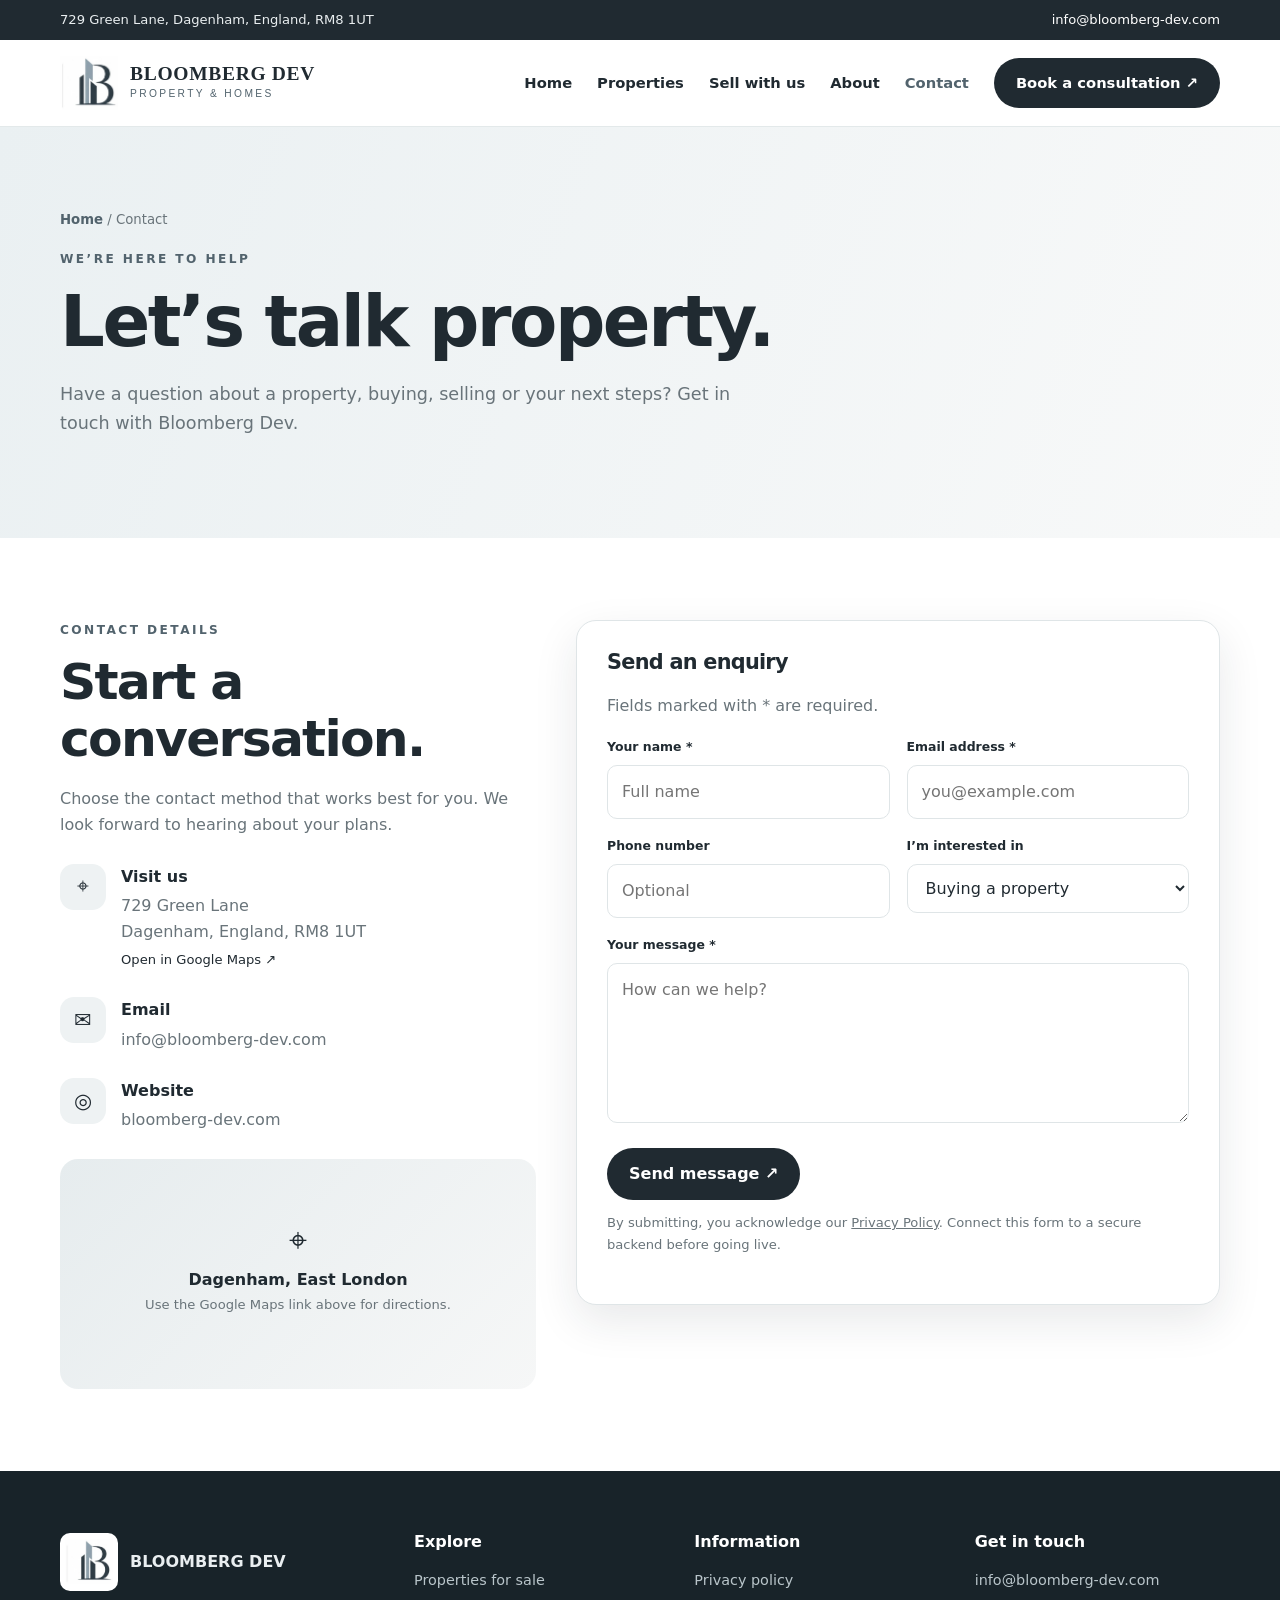
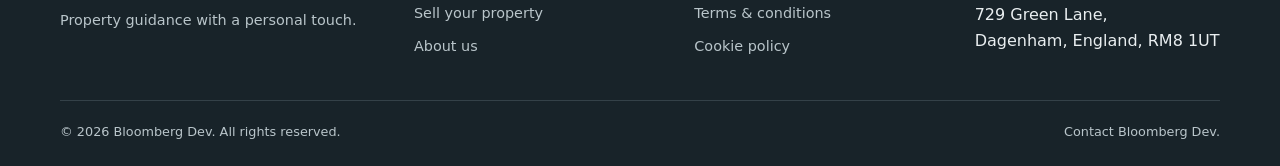
<file: contact.html>
<!doctype html><html lang="en-GB"><head><meta charset="utf-8"><meta name="viewport" content="width=device-width, initial-scale=1"><meta name="description" content="Contact Bloomberg Dev about buying or selling property. Based at 729 Green Lane, Dagenham, England, RM8 1UT."><title>Contact Us | Bloomberg Dev</title><link rel="stylesheet" href="assets/site.css"></head><body><div class="topbar"><div class="container"><span>729 Green Lane, Dagenham, England, RM8 1UT</span><span><a href="mailto:info@bloomberg-dev.com">info@bloomberg-dev.com</a></span></div></div><header class="site-header"><nav class="container nav"><a class="brand" href="index.html"><img src="assets/logo.png" alt="Bloomberg Dev logo"><span class="brand-name">BLOOMBERG DEV<small>PROPERTY & HOMES</small></span></a><button class="menu-toggle" aria-label="Toggle navigation" aria-expanded="false">☰</button><div class="nav-links"><a href="index.html">Home</a><a href="properties.html">Properties</a><a href="sell.html">Sell with us</a><a href="about.html">About</a><a class="active" href="contact.html">Contact</a><a class="btn" href="contact.html">Book a consultation ↗</a></div></nav></header><main><section class="page-hero"><div class="container"><div class="breadcrumbs"><a href="index.html">Home</a> / Contact</div><p class="eyebrow">We’re here to help</p><h1>Let’s talk property.</h1><p class="lead">Have a question about a property, buying, selling or your next steps? Get in touch with Bloomberg Dev.</p></div></section><section class="section"><div class="container contact-layout"><div><p class="eyebrow">Contact details</p><h2>Start a conversation.</h2><p>Choose the contact method that works best for you. We look forward to hearing about your plans.</p><div class="contact-item"><div class="service-icon">⌖</div><div><strong>Visit us</strong><p>729 Green Lane<br>Dagenham, England, RM8 1UT</p><a class="small" href="https://www.google.com/maps/search/?api=1&query=729+Green+Lane+Dagenham+RM8+1UT" target="_blank" rel="noopener">Open in Google Maps ↗</a></div></div><div class="contact-item"><div class="service-icon">✉</div><div><strong>Email</strong><p><a href="mailto:info@bloomberg-dev.com">info@bloomberg-dev.com</a></p></div></div><div class="contact-item"><div class="service-icon">◎</div><div><strong>Website</strong><p><a href="https://bloomberg-dev.com">bloomberg-dev.com</a></p></div></div><div class="map-panel"><div><span>⌖</span><strong>Dagenham, East London</strong><p class="small">Use the Google Maps link above for directions.</p></div></div></div><form class="form-card" data-demo-form><h3>Send an enquiry</h3><p>Fields marked with * are required.</p><div class="form-grid"><div class="field"><label for="name">Your name *</label><input id="name" name="name" required autocomplete="name" placeholder="Full name"></div><div class="field"><label for="email">Email address *</label><input id="email" name="email" type="email" required autocomplete="email" placeholder="you@example.com"></div><div class="field"><label for="phone">Phone number</label><input id="phone" name="phone" type="tel" autocomplete="tel" placeholder="Optional"></div><div class="field"><label for="topic">I’m interested in</label><select id="topic" name="topic"><option>Buying a property</option><option>Selling a property</option><option>Property valuation</option><option>General enquiry</option></select></div><div class="field full"><label for="message">Your message *</label><textarea id="message" name="message" rows="5" required placeholder="How can we help?"></textarea></div><div class="field full"><button class="btn" type="submit">Send message ↗</button><p class="form-message small" aria-live="polite" style="margin:12px 0 0"></p><p class="small">By submitting, you acknowledge our <a href="privacy.html"><u>Privacy Policy</u></a>. Connect this form to a secure backend before going live.</p></div></div></form></div></section></main><footer class="site-footer"><div class="container"><div class="footer-grid"><div><div class="footer-brand"><img src="assets/logo.png" alt="Bloomberg Dev logo"><strong>BLOOMBERG DEV</strong></div><p>Property guidance with a personal touch.</p></div><div><h3>Explore</h3><div class="footer-links"><a href="properties.html">Properties for sale</a><a href="sell.html">Sell your property</a><a href="about.html">About us</a></div></div><div><h3>Information</h3><div class="footer-links"><a href="privacy.html">Privacy policy</a><a href="terms.html">Terms & conditions</a><a href="cookies.html">Cookie policy</a></div></div><div><h3>Get in touch</h3><div class="footer-links"><a href="mailto:info@bloomberg-dev.com">info@bloomberg-dev.com</a><span>729 Green Lane,<br>Dagenham, England, RM8 1UT</span></div></div></div><div class="footer-bottom"><span>© 2026 Bloomberg Dev. All rights reserved.</span><span>Contact Bloomberg Dev.</span></div></div></footer><script>const params=new URLSearchParams(location.search);const prop=params.get('property');if(prop){const m=document.querySelector('#message');if(m)m.value='I would like to enquire about '+prop+'.';}</script><script src="assets/site.js"></script></body></html>
</file>
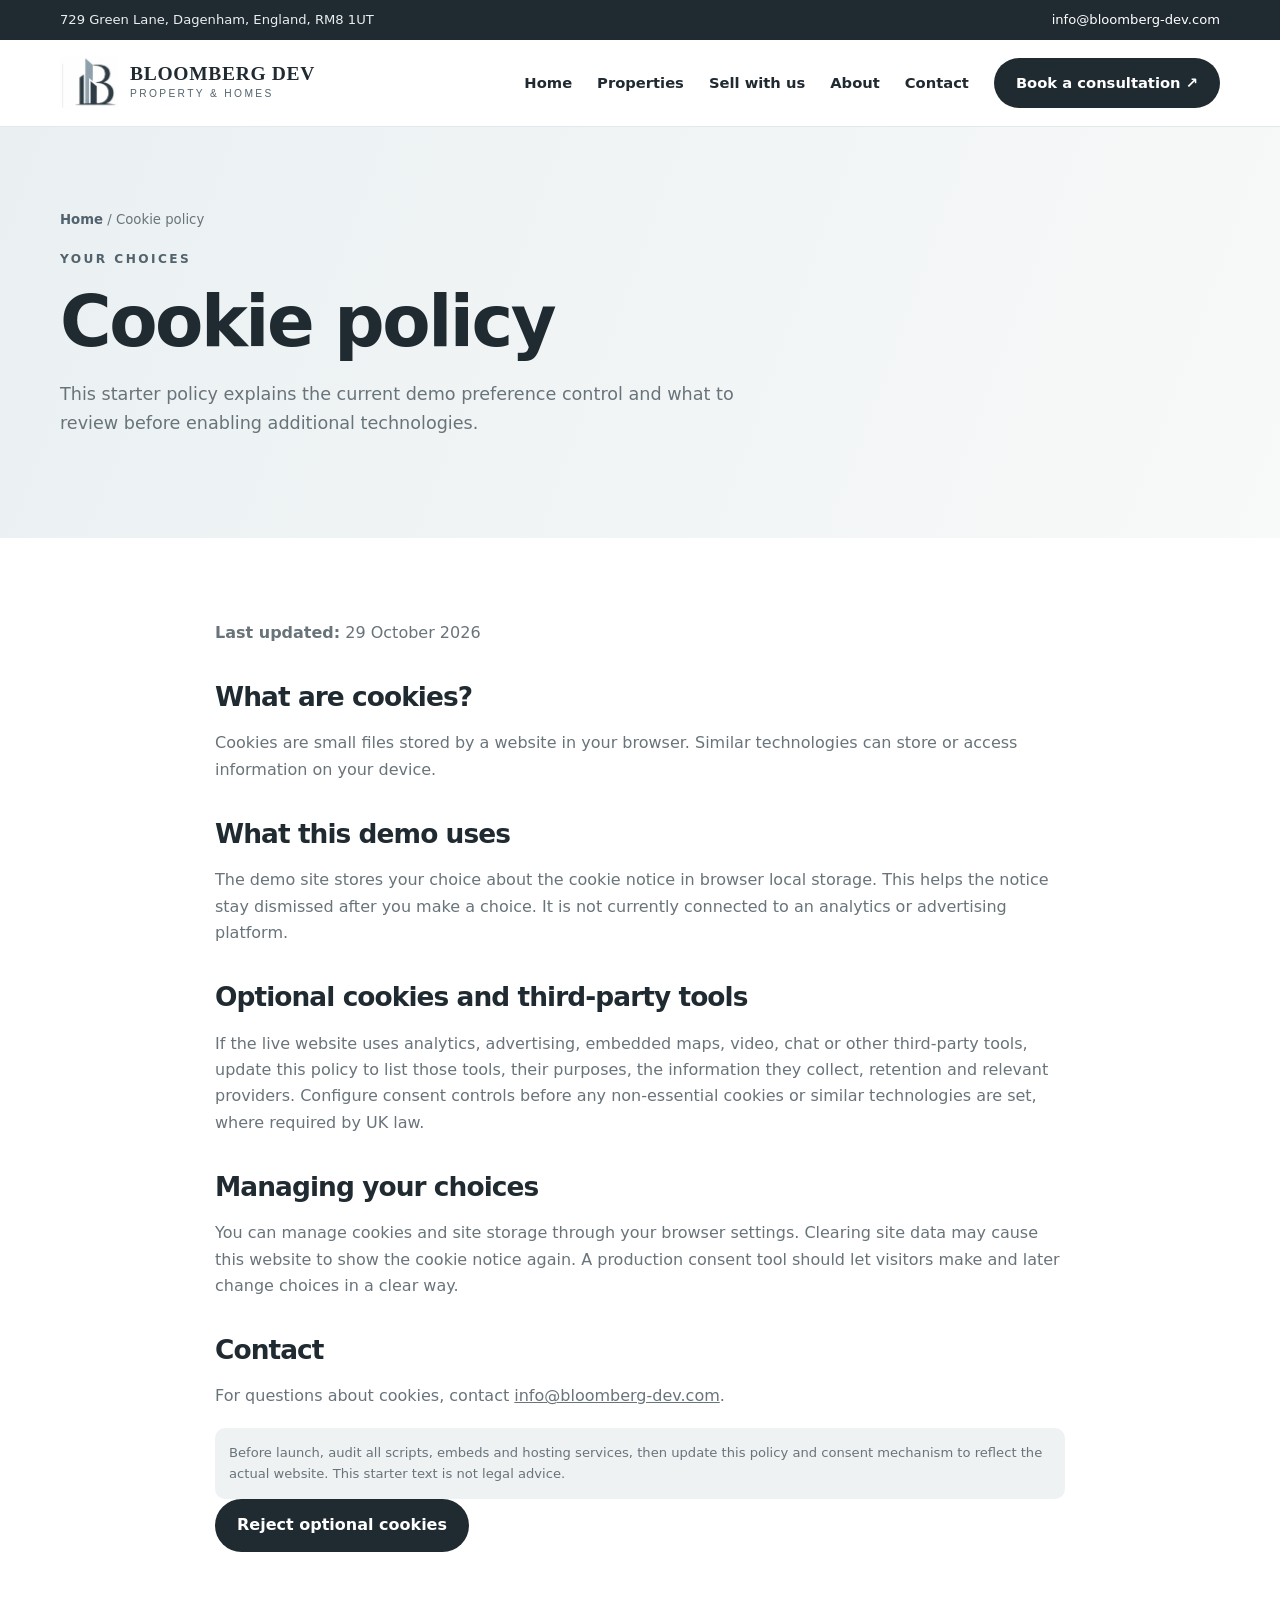
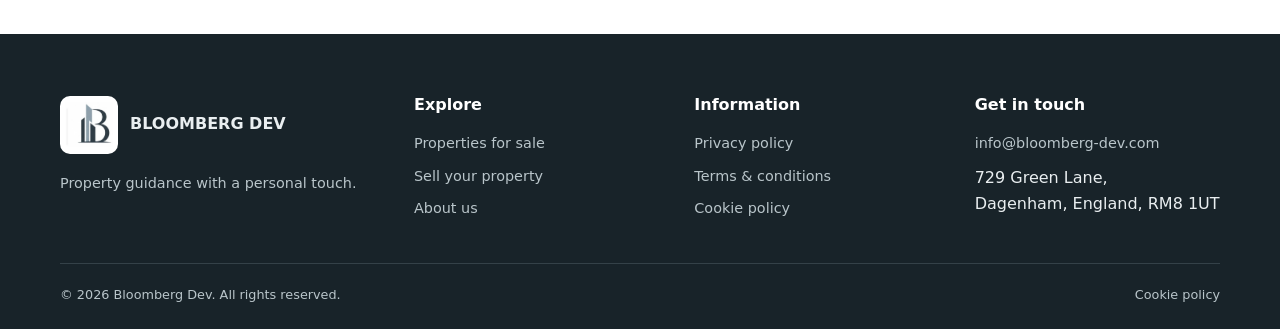
<file: cookies.html>
<!doctype html><html lang="en-GB"><head><meta charset="utf-8"><meta name="viewport" content="width=device-width, initial-scale=1"><meta name="description" content="Cookie policy for the Bloomberg Dev website."><title>Cookie Policy | Bloomberg Dev</title><link rel="stylesheet" href="assets/site.css"></head><body><div class="topbar"><div class="container"><span>729 Green Lane, Dagenham, England, RM8 1UT</span><span><a href="mailto:info@bloomberg-dev.com">info@bloomberg-dev.com</a></span></div></div><header class="site-header"><nav class="container nav"><a class="brand" href="index.html"><img src="assets/logo.png" alt="Bloomberg Dev logo"><span class="brand-name">BLOOMBERG DEV<small>PROPERTY & HOMES</small></span></a><button class="menu-toggle" aria-label="Toggle navigation" aria-expanded="false">☰</button><div class="nav-links"><a href="index.html">Home</a><a href="properties.html">Properties</a><a href="sell.html">Sell with us</a><a href="about.html">About</a><a href="contact.html">Contact</a><a class="btn" href="contact.html">Book a consultation ↗</a></div></nav></header><main><section class="page-hero"><div class="container"><div class="breadcrumbs"><a href="index.html">Home</a> / Cookie policy</div><p class="eyebrow">Your choices</p><h1>Cookie policy</h1><p class="lead">This starter policy explains the current demo preference control and what to review before enabling additional technologies.</p></div></section><section class="section"><article class="container content-narrow"><p><strong>Last updated:</strong> 29 October 2026</p><h2>What are cookies?</h2><p>Cookies are small files stored by a website in your browser. Similar technologies can store or access information on your device.</p><h2>What this demo uses</h2><p>The demo site stores your choice about the cookie notice in browser local storage. This helps the notice stay dismissed after you make a choice. It is not currently connected to an analytics or advertising platform.</p><h2>Optional cookies and third-party tools</h2><p>If the live website uses analytics, advertising, embedded maps, video, chat or other third-party tools, update this policy to list those tools, their purposes, the information they collect, retention and relevant providers. Configure consent controls before any non-essential cookies or similar technologies are set, where required by UK law.</p><h2>Managing your choices</h2><p>You can manage cookies and site storage through your browser settings. Clearing site data may cause this website to show the cookie notice again. A production consent tool should let visitors make and later change choices in a clear way.</p><h2>Contact</h2><p>For questions about cookies, contact <a href="mailto:info@bloomberg-dev.com"><u>info@bloomberg-dev.com</u></a>.</p><div class="notice">Before launch, audit all scripts, embeds and hosting services, then update this policy and consent mechanism to reflect the actual website. This starter text is not legal advice.</div><button class="btn" data-cookie-choice="rejected" onclick="alert('Your optional-cookie choice has been saved in this browser for the demo site.')">Reject optional cookies</button></article></section></main><footer class="site-footer"><div class="container"><div class="footer-grid"><div><div class="footer-brand"><img src="assets/logo.png" alt="Bloomberg Dev logo"><strong>BLOOMBERG DEV</strong></div><p>Property guidance with a personal touch.</p></div><div><h3>Explore</h3><div class="footer-links"><a href="properties.html">Properties for sale</a><a href="sell.html">Sell your property</a><a href="about.html">About us</a></div></div><div><h3>Information</h3><div class="footer-links"><a href="privacy.html">Privacy policy</a><a href="terms.html">Terms & conditions</a><a href="cookies.html">Cookie policy</a></div></div><div><h3>Get in touch</h3><div class="footer-links"><a href="mailto:info@bloomberg-dev.com">info@bloomberg-dev.com</a><span>729 Green Lane,<br>Dagenham, England, RM8 1UT</span></div></div></div><div class="footer-bottom"><span>© 2026 Bloomberg Dev. All rights reserved.</span><span>Cookie policy</span></div></div></footer><script src="assets/site.js"></script></body></html>
</file>
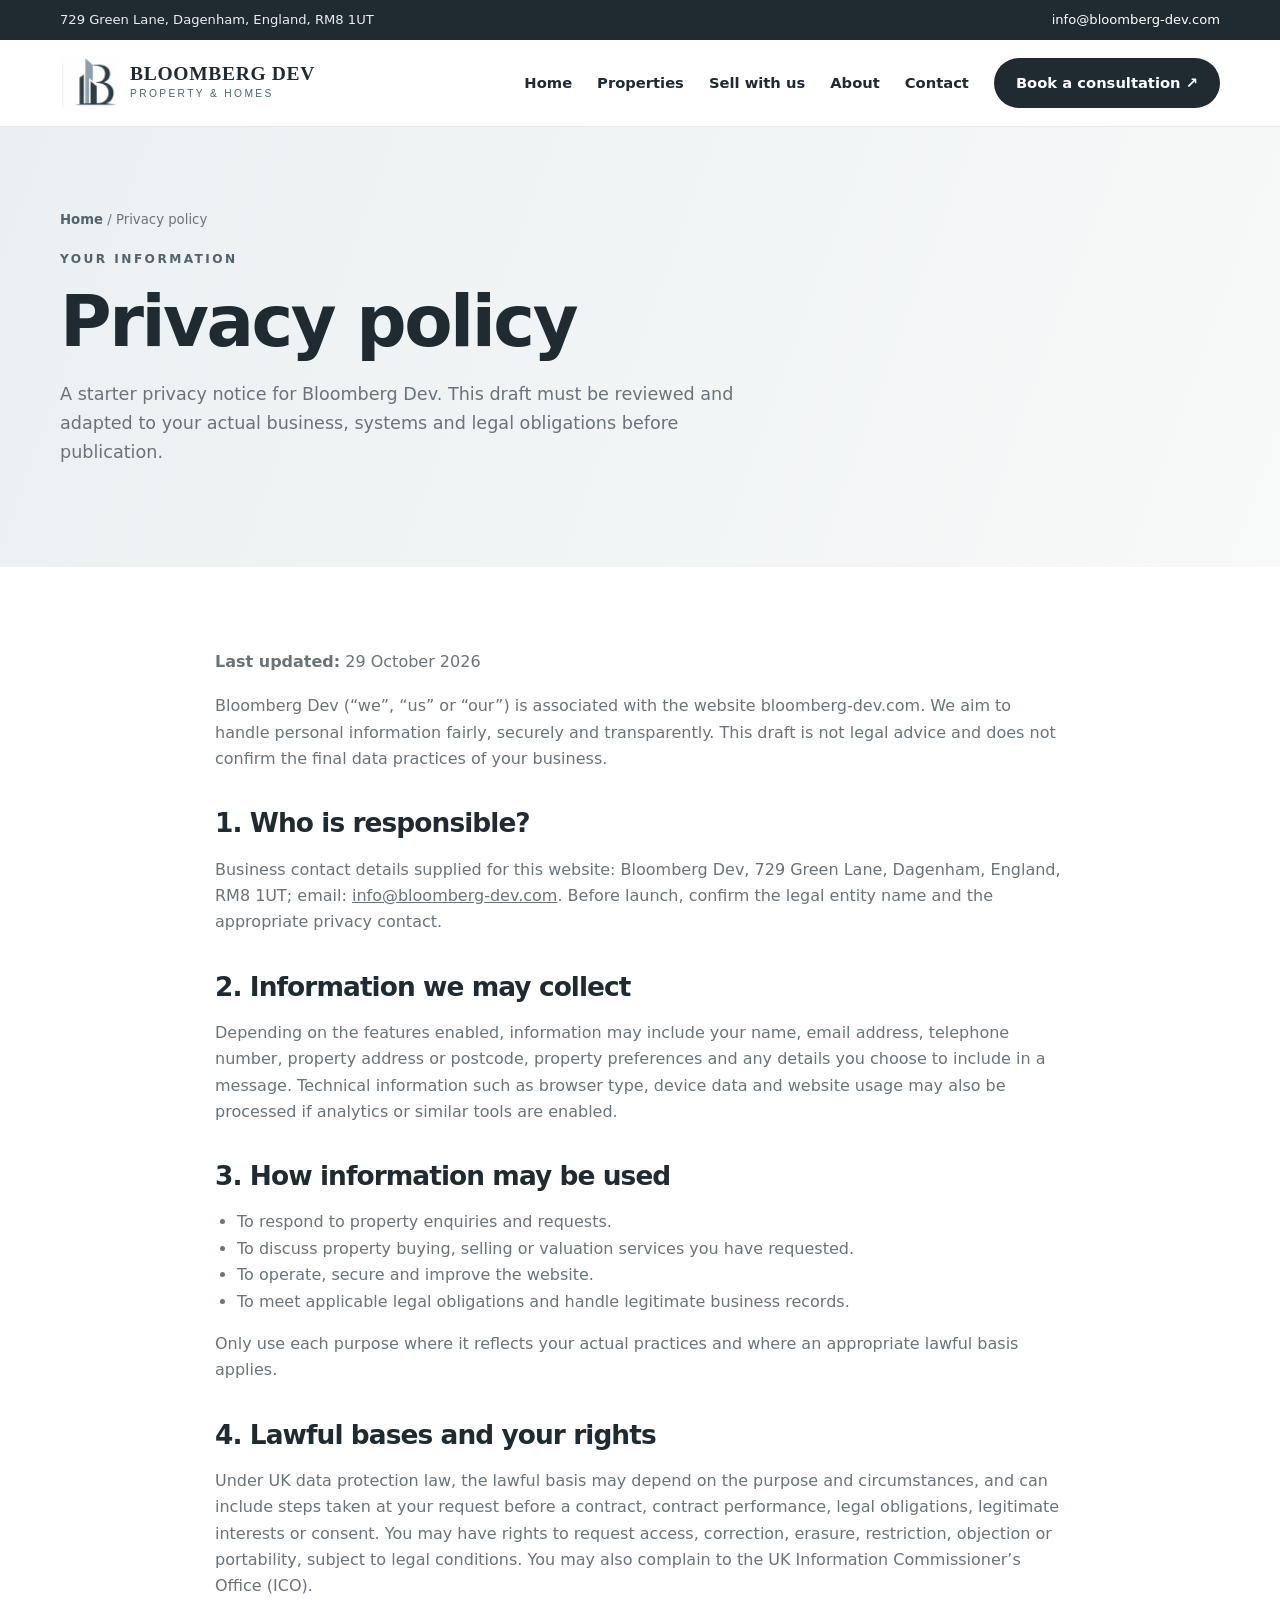
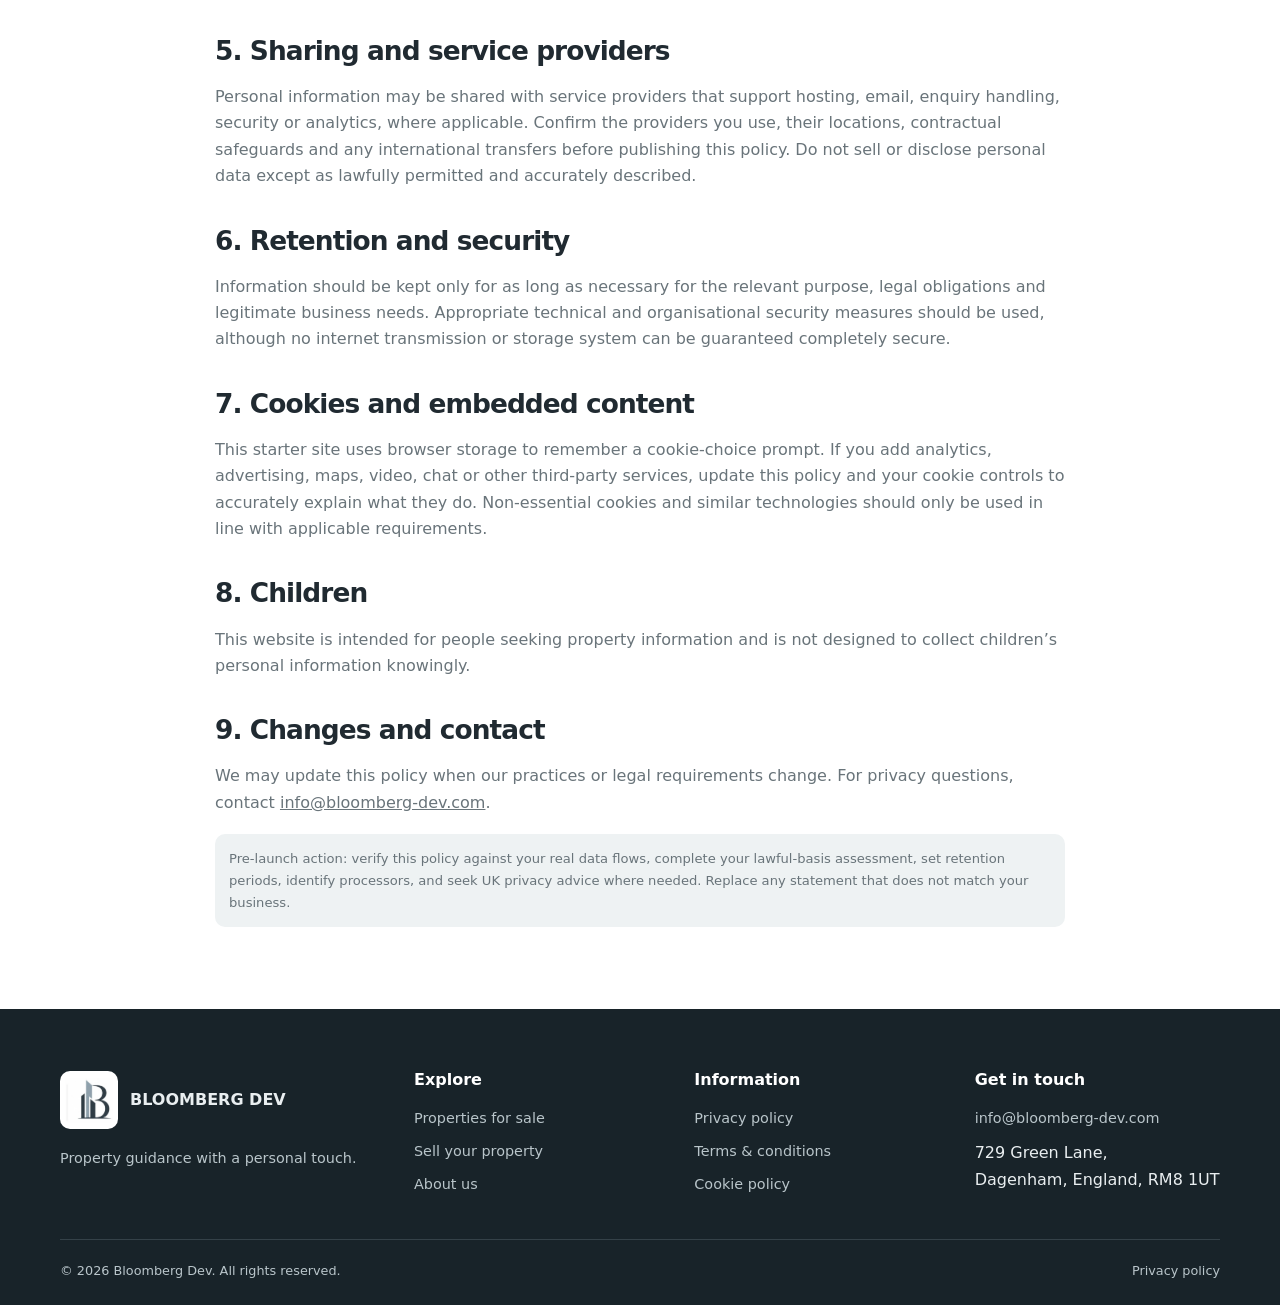
<file: privacy.html>
<!doctype html><html lang="en-GB"><head><meta charset="utf-8"><meta name="viewport" content="width=device-width, initial-scale=1"><meta name="description" content="Read the Bloomberg Dev privacy policy and learn how enquiries and personal information should be handled."><title>Privacy Policy | Bloomberg Dev</title><link rel="stylesheet" href="assets/site.css"></head><body><div class="topbar"><div class="container"><span>729 Green Lane, Dagenham, England, RM8 1UT</span><span><a href="mailto:info@bloomberg-dev.com">info@bloomberg-dev.com</a></span></div></div><header class="site-header"><nav class="container nav"><a class="brand" href="index.html"><img src="assets/logo.png" alt="Bloomberg Dev logo"><span class="brand-name">BLOOMBERG DEV<small>PROPERTY & HOMES</small></span></a><button class="menu-toggle" aria-label="Toggle navigation" aria-expanded="false">☰</button><div class="nav-links"><a href="index.html">Home</a><a href="properties.html">Properties</a><a href="sell.html">Sell with us</a><a href="about.html">About</a><a href="contact.html">Contact</a><a class="btn" href="contact.html">Book a consultation ↗</a></div></nav></header><main><section class="page-hero"><div class="container"><div class="breadcrumbs"><a href="index.html">Home</a> / Privacy policy</div><p class="eyebrow">Your information</p><h1>Privacy policy</h1><p class="lead">A starter privacy notice for Bloomberg Dev. This draft must be reviewed and adapted to your actual business, systems and legal obligations before publication.</p></div></section><section class="section"><article class="container content-narrow"><p><strong>Last updated:</strong> 29 October 2026</p><p>Bloomberg Dev (“we”, “us” or “our”) is associated with the website bloomberg-dev.com. We aim to handle personal information fairly, securely and transparently. This draft is not legal advice and does not confirm the final data practices of your business.</p><h2>1. Who is responsible?</h2><p>Business contact details supplied for this website: Bloomberg Dev, 729 Green Lane, Dagenham, England, RM8 1UT; email: <a href="mailto:info@bloomberg-dev.com"><u>info@bloomberg-dev.com</u></a>. Before launch, confirm the legal entity name and the appropriate privacy contact.</p><h2>2. Information we may collect</h2><p>Depending on the features enabled, information may include your name, email address, telephone number, property address or postcode, property preferences and any details you choose to include in a message. Technical information such as browser type, device data and website usage may also be processed if analytics or similar tools are enabled.</p><h2>3. How information may be used</h2><ul><li>To respond to property enquiries and requests.</li><li>To discuss property buying, selling or valuation services you have requested.</li><li>To operate, secure and improve the website.</li><li>To meet applicable legal obligations and handle legitimate business records.</li></ul><p>Only use each purpose where it reflects your actual practices and where an appropriate lawful basis applies.</p><h2>4. Lawful bases and your rights</h2><p>Under UK data protection law, the lawful basis may depend on the purpose and circumstances, and can include steps taken at your request before a contract, contract performance, legal obligations, legitimate interests or consent. You may have rights to request access, correction, erasure, restriction, objection or portability, subject to legal conditions. You may also complain to the UK Information Commissioner’s Office (ICO).</p><h2>5. Sharing and service providers</h2><p>Personal information may be shared with service providers that support hosting, email, enquiry handling, security or analytics, where applicable. Confirm the providers you use, their locations, contractual safeguards and any international transfers before publishing this policy. Do not sell or disclose personal data except as lawfully permitted and accurately described.</p><h2>6. Retention and security</h2><p>Information should be kept only for as long as necessary for the relevant purpose, legal obligations and legitimate business needs. Appropriate technical and organisational security measures should be used, although no internet transmission or storage system can be guaranteed completely secure.</p><h2>7. Cookies and embedded content</h2><p>This starter site uses browser storage to remember a cookie-choice prompt. If you add analytics, advertising, maps, video, chat or other third-party services, update this policy and your cookie controls to accurately explain what they do. Non-essential cookies and similar technologies should only be used in line with applicable requirements.</p><h2>8. Children</h2><p>This website is intended for people seeking property information and is not designed to collect children’s personal information knowingly.</p><h2>9. Changes and contact</h2><p>We may update this policy when our practices or legal requirements change. For privacy questions, contact <a href="mailto:info@bloomberg-dev.com"><u>info@bloomberg-dev.com</u></a>.</p><div class="notice">Pre-launch action: verify this policy against your real data flows, complete your lawful-basis assessment, set retention periods, identify processors, and seek UK privacy advice where needed. Replace any statement that does not match your business.</div></article></section></main><footer class="site-footer"><div class="container"><div class="footer-grid"><div><div class="footer-brand"><img src="assets/logo.png" alt="Bloomberg Dev logo"><strong>BLOOMBERG DEV</strong></div><p>Property guidance with a personal touch.</p></div><div><h3>Explore</h3><div class="footer-links"><a href="properties.html">Properties for sale</a><a href="sell.html">Sell your property</a><a href="about.html">About us</a></div></div><div><h3>Information</h3><div class="footer-links"><a href="privacy.html">Privacy policy</a><a href="terms.html">Terms & conditions</a><a href="cookies.html">Cookie policy</a></div></div><div><h3>Get in touch</h3><div class="footer-links"><a href="mailto:info@bloomberg-dev.com">info@bloomberg-dev.com</a><span>729 Green Lane,<br>Dagenham, England, RM8 1UT</span></div></div></div><div class="footer-bottom"><span>© 2026 Bloomberg Dev. All rights reserved.</span><span>Privacy policy</span></div></div></footer><script src="assets/site.js"></script></body></html>
</file>
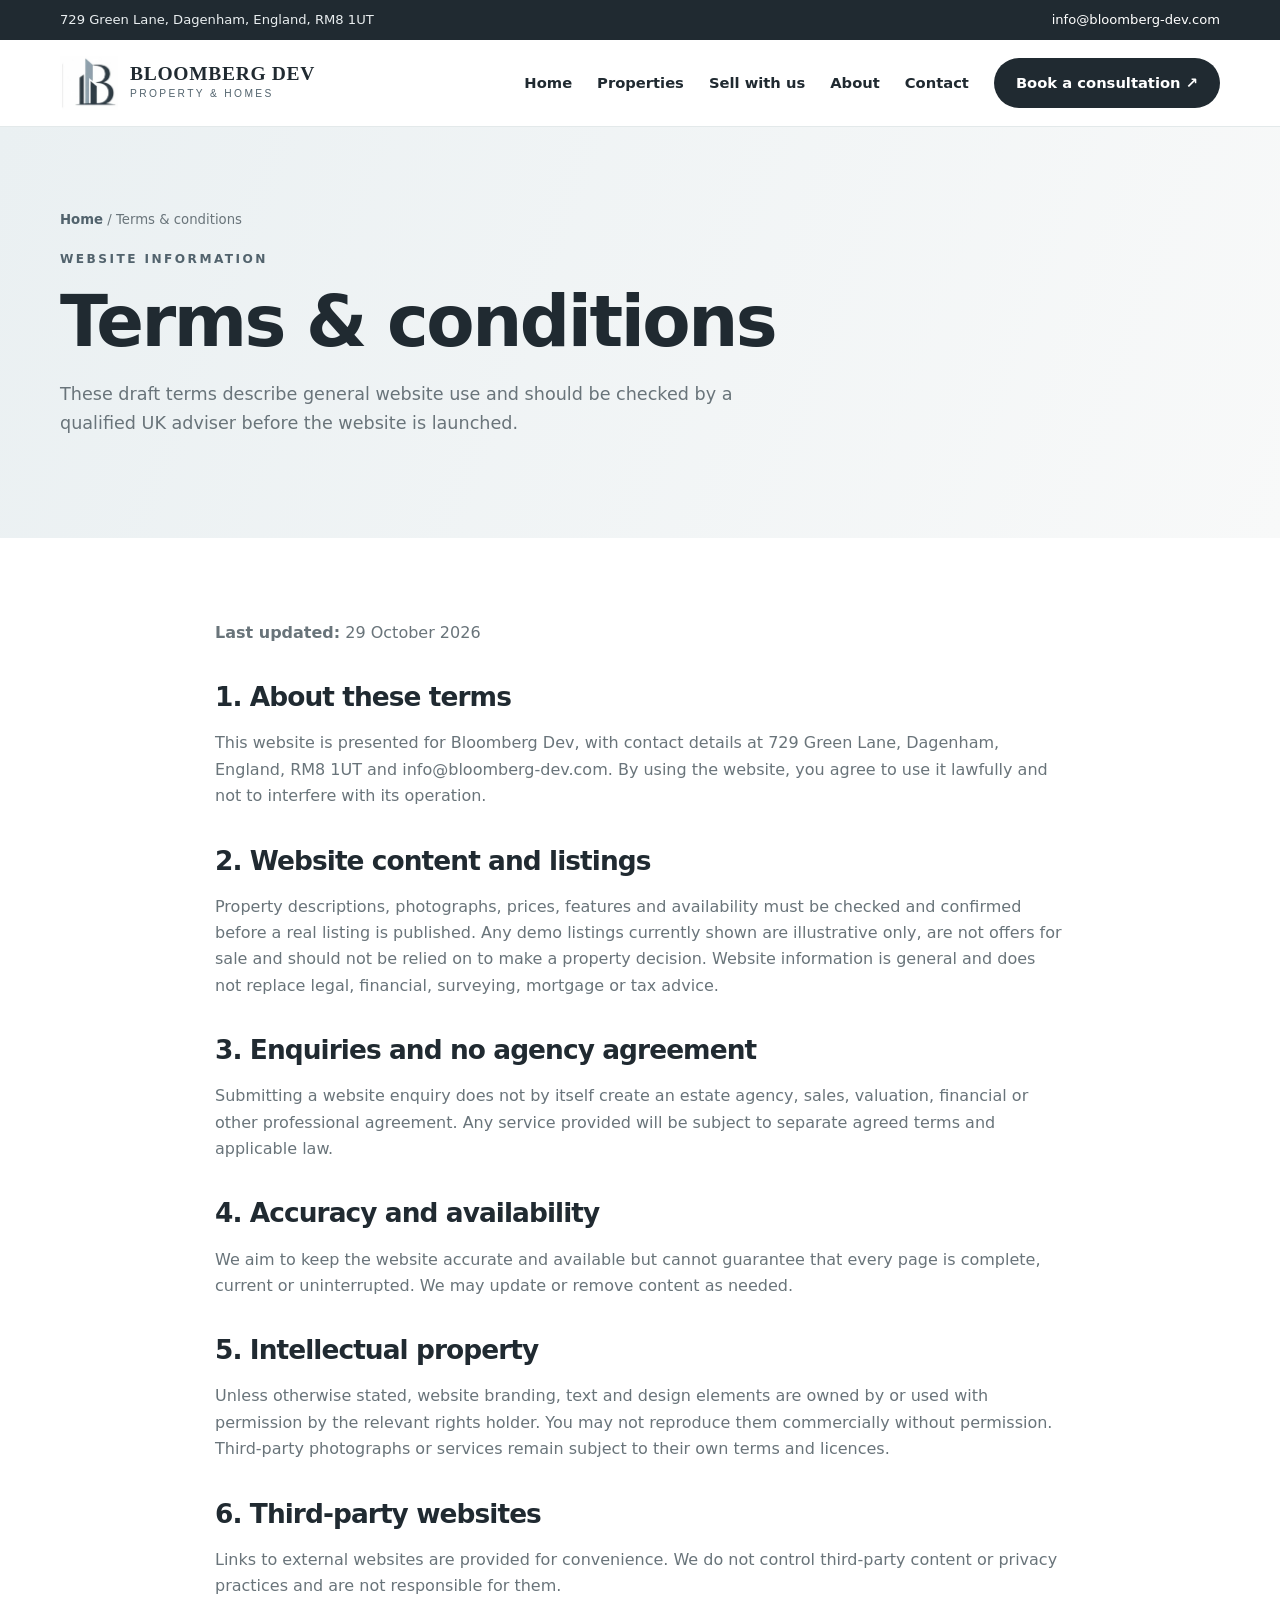
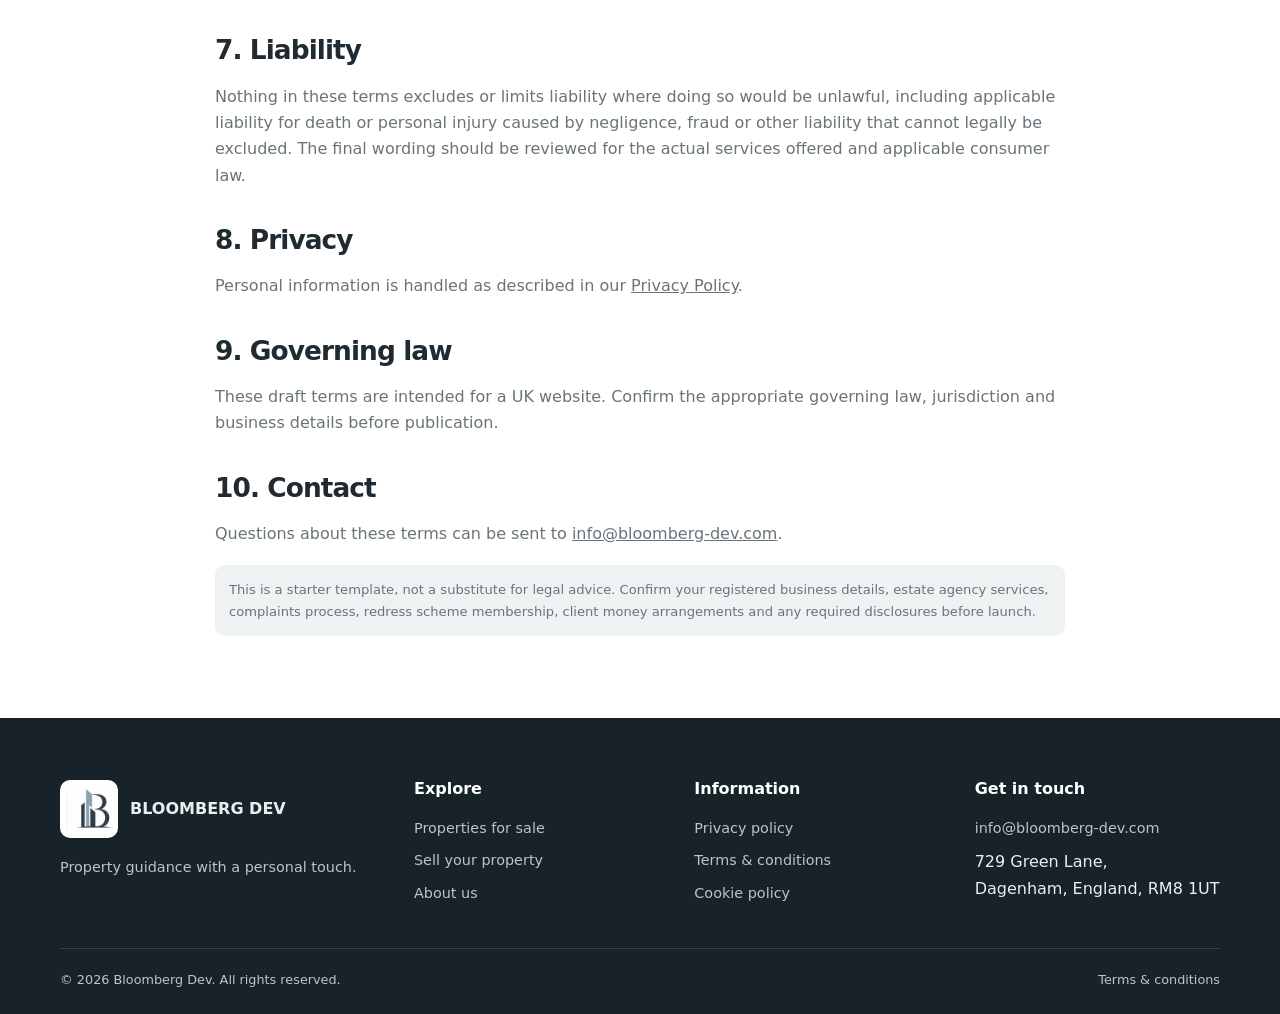
<file: terms.html>
<!doctype html><html lang="en-GB"><head><meta charset="utf-8"><meta name="viewport" content="width=device-width, initial-scale=1"><meta name="description" content="Website terms and conditions for Bloomberg Dev."><title>Terms & Conditions | Bloomberg Dev</title><link rel="stylesheet" href="assets/site.css"></head><body><div class="topbar"><div class="container"><span>729 Green Lane, Dagenham, England, RM8 1UT</span><span><a href="mailto:info@bloomberg-dev.com">info@bloomberg-dev.com</a></span></div></div><header class="site-header"><nav class="container nav"><a class="brand" href="index.html"><img src="assets/logo.png" alt="Bloomberg Dev logo"><span class="brand-name">BLOOMBERG DEV<small>PROPERTY & HOMES</small></span></a><button class="menu-toggle" aria-label="Toggle navigation" aria-expanded="false">☰</button><div class="nav-links"><a href="index.html">Home</a><a href="properties.html">Properties</a><a href="sell.html">Sell with us</a><a href="about.html">About</a><a href="contact.html">Contact</a><a class="btn" href="contact.html">Book a consultation ↗</a></div></nav></header><main><section class="page-hero"><div class="container"><div class="breadcrumbs"><a href="index.html">Home</a> / Terms & conditions</div><p class="eyebrow">Website information</p><h1>Terms & conditions</h1><p class="lead">These draft terms describe general website use and should be checked by a qualified UK adviser before the website is launched.</p></div></section><section class="section"><article class="container content-narrow"><p><strong>Last updated:</strong> 29 October 2026</p><h2>1. About these terms</h2><p>This website is presented for Bloomberg Dev, with contact details at 729 Green Lane, Dagenham, England, RM8 1UT and info@bloomberg-dev.com. By using the website, you agree to use it lawfully and not to interfere with its operation.</p><h2>2. Website content and listings</h2><p>Property descriptions, photographs, prices, features and availability must be checked and confirmed before a real listing is published. Any demo listings currently shown are illustrative only, are not offers for sale and should not be relied on to make a property decision. Website information is general and does not replace legal, financial, surveying, mortgage or tax advice.</p><h2>3. Enquiries and no agency agreement</h2><p>Submitting a website enquiry does not by itself create an estate agency, sales, valuation, financial or other professional agreement. Any service provided will be subject to separate agreed terms and applicable law.</p><h2>4. Accuracy and availability</h2><p>We aim to keep the website accurate and available but cannot guarantee that every page is complete, current or uninterrupted. We may update or remove content as needed.</p><h2>5. Intellectual property</h2><p>Unless otherwise stated, website branding, text and design elements are owned by or used with permission by the relevant rights holder. You may not reproduce them commercially without permission. Third-party photographs or services remain subject to their own terms and licences.</p><h2>6. Third-party websites</h2><p>Links to external websites are provided for convenience. We do not control third-party content or privacy practices and are not responsible for them.</p><h2>7. Liability</h2><p>Nothing in these terms excludes or limits liability where doing so would be unlawful, including applicable liability for death or personal injury caused by negligence, fraud or other liability that cannot legally be excluded. The final wording should be reviewed for the actual services offered and applicable consumer law.</p><h2>8. Privacy</h2><p>Personal information is handled as described in our <a href="privacy.html"><u>Privacy Policy</u></a>.</p><h2>9. Governing law</h2><p>These draft terms are intended for a UK website. Confirm the appropriate governing law, jurisdiction and business details before publication.</p><h2>10. Contact</h2><p>Questions about these terms can be sent to <a href="mailto:info@bloomberg-dev.com"><u>info@bloomberg-dev.com</u></a>.</p><div class="notice">This is a starter template, not a substitute for legal advice. Confirm your registered business details, estate agency services, complaints process, redress scheme membership, client money arrangements and any required disclosures before launch.</div></article></section></main><footer class="site-footer"><div class="container"><div class="footer-grid"><div><div class="footer-brand"><img src="assets/logo.png" alt="Bloomberg Dev logo"><strong>BLOOMBERG DEV</strong></div><p>Property guidance with a personal touch.</p></div><div><h3>Explore</h3><div class="footer-links"><a href="properties.html">Properties for sale</a><a href="sell.html">Sell your property</a><a href="about.html">About us</a></div></div><div><h3>Information</h3><div class="footer-links"><a href="privacy.html">Privacy policy</a><a href="terms.html">Terms & conditions</a><a href="cookies.html">Cookie policy</a></div></div><div><h3>Get in touch</h3><div class="footer-links"><a href="mailto:info@bloomberg-dev.com">info@bloomberg-dev.com</a><span>729 Green Lane,<br>Dagenham, England, RM8 1UT</span></div></div></div><div class="footer-bottom"><span>© 2026 Bloomberg Dev. All rights reserved.</span><span>Terms & conditions</span></div></div></footer><script src="assets/site.js"></script></body></html>
</file>
<file: assets/site.css>
:root{--ink:#202a31;--slate:#81929b;--slate-dark:#52636d;--pale:#eef2f3;--paper:#fff;--muted:#69747a;--line:#dfe5e7;--gold:#b6a27a;--radius:18px;--shadow:0 16px 44px rgba(28,42,49,.10)}
*{box-sizing:border-box}html{scroll-behavior:smooth}body{margin:0;font-family:Inter,ui-sans-serif,system-ui,-apple-system,BlinkMacSystemFont,"Segoe UI",sans-serif;color:var(--ink);background:#fff;line-height:1.65}img{max-width:100%;display:block}a{color:inherit;text-decoration:none}button,input,select,textarea{font:inherit}.container{width:min(1160px,calc(100% - 40px));margin:auto}.topbar{background:var(--ink);color:#e9eef0;font-size:.82rem;padding:9px 0}.topbar .container{display:flex;justify-content:space-between;gap:15px;flex-wrap:wrap}.topbar a{color:#fff}.site-header{position:sticky;top:0;z-index:20;background:rgba(255,255,255,.96);backdrop-filter:blur(12px);border-bottom:1px solid rgba(223,229,231,.85)}.nav{height:86px;display:flex;align-items:center;justify-content:space-between;gap:24px}.brand{display:flex;align-items:center;gap:12px;min-width:180px}.brand img{width:58px;height:58px;object-fit:contain}.brand-name{font-family:Georgia,serif;font-size:1.22rem;letter-spacing:.035em;line-height:1.1;font-weight:700}.brand-name small{display:block;font: .64rem/1.7 Inter, sans-serif;letter-spacing:.23em;color:var(--slate-dark);text-transform:uppercase}.nav-links{display:flex;align-items:center;gap:25px;font-size:.92rem;font-weight:600}.nav-links a:not(.btn):hover,.nav-links a.active{color:var(--slate-dark)}.btn{display:inline-flex;align-items:center;justify-content:center;gap:9px;border:1px solid transparent;border-radius:999px;padding:12px 21px;background:var(--ink);color:#fff;font-weight:700;cursor:pointer;transition:.2s ease}.btn:hover{background:var(--slate-dark);transform:translateY(-1px)}.btn-outline{background:transparent;color:var(--ink);border-color:#aeb9be}.btn-outline:hover{color:#fff;border-color:var(--ink)}.menu-toggle{display:none;background:none;border:0;font-size:1.7rem;color:var(--ink)}.eyebrow{font-size:.76rem;letter-spacing:.2em;text-transform:uppercase;font-weight:800;color:var(--slate-dark);margin:0 0 13px}.section{padding:82px 0}.section.soft{background:var(--pale)}h1,h2,h3{line-height:1.14;margin:0 0 18px;letter-spacing:-.035em}h1{font-size:clamp(2.5rem,5.5vw,4.9rem)}h2{font-size:clamp(2rem,4vw,3.15rem)}h3{font-size:1.3rem}p{margin:0 0 18px;color:var(--muted)}.lead{font-size:1.1rem;max-width:640px}.hero{position:relative;min-height:620px;display:flex;align-items:center;color:#fff;background:linear-gradient(90deg,rgba(20,31,37,.83),rgba(20,31,37,.38) 57%,rgba(20,31,37,.1)),url('https://images.unsplash.com/photo-1600596542815-ffad4c1539a9?auto=format&fit=crop&w=2000&q=85') center/cover}.hero-content{padding:88px 0;max-width:720px}.hero .eyebrow{color:#d8e1e4}.hero p{color:#eef2f3;font-size:1.12rem;max-width:570px}.hero-actions{display:flex;gap:12px;flex-wrap:wrap;margin-top:28px}.hero .btn-outline{border-color:#d9e0e3;color:white}.search-panel{position:relative;margin-top:-42px;z-index:2}.search-box{background:#fff;box-shadow:var(--shadow);border-radius:18px;padding:24px;display:grid;grid-template-columns:1.4fr 1fr 1fr auto;gap:14px;align-items:end}.field label{display:block;font-size:.78rem;font-weight:800;margin-bottom:7px;color:var(--ink)}.field input,.field select,.field textarea{width:100%;padding:13px 14px;border:1px solid var(--line);border-radius:10px;background:#fff;color:var(--ink);outline:none}.field input:focus,.field select:focus,.field textarea:focus{border-color:var(--slate-dark);box-shadow:0 0 0 3px rgba(129,146,155,.16)}.section-head{display:flex;align-items:end;justify-content:space-between;gap:24px;margin-bottom:34px}.section-head p{max-width:490px;margin-bottom:0}.property-grid{display:grid;grid-template-columns:repeat(3,1fr);gap:24px}.property-card{border:1px solid var(--line);border-radius:var(--radius);overflow:hidden;background:#fff;transition:.25s}.property-card:hover{transform:translateY(-5px);box-shadow:var(--shadow)}.property-photo{height:235px;position:relative;overflow:hidden;background:#e8ecee}.property-photo img{width:100%;height:100%;object-fit:cover;transition:transform .5s}.property-card:hover .property-photo img{transform:scale(1.04)}.tag{position:absolute;top:15px;left:15px;background:#fff;color:var(--ink);border-radius:999px;padding:6px 11px;font-size:.72rem;font-weight:800}.price-tag{position:absolute;bottom:14px;left:15px;background:var(--ink);color:white;border-radius:7px;padding:7px 12px;font-weight:800}.property-body{padding:21px}.location{font-size:.86rem;color:var(--muted);margin-bottom:9px}.property-body h3{margin-bottom:8px}.features{display:flex;gap:17px;flex-wrap:wrap;border-top:1px solid var(--line);padding-top:15px;margin-top:17px;color:var(--slate-dark);font-size:.85rem;font-weight:700}.features span{display:flex;align-items:center;gap:6px}.split{display:grid;grid-template-columns:1fr 1fr;gap:58px;align-items:center}.split-image{height:490px;border-radius:24px;overflow:hidden;position:relative}.split-image img{width:100%;height:100%;object-fit:cover}.split-image:after{content:"";position:absolute;inset:18px;border:1px solid rgba(255,255,255,.55);border-radius:15px;pointer-events:none}.check-list{padding:0;list-style:none;margin:26px 0}.check-list li{margin:13px 0;color:var(--ink);display:flex;gap:12px}.check-list li:before{content:'✓';background:#e4eaec;color:var(--slate-dark);font-weight:900;border-radius:50%;width:24px;height:24px;display:grid;place-items:center;flex-shrink:0}.stats{display:grid;grid-template-columns:repeat(3,1fr);gap:18px;margin-top:35px}.stat{border-left:2px solid var(--slate);padding-left:16px}.stat strong{font-size:1.8rem;display:block;line-height:1.3}.stat span{font-size:.82rem;color:var(--muted)}.service-grid{display:grid;grid-template-columns:repeat(3,1fr);gap:22px}.service-card{background:#fff;border:1px solid var(--line);padding:28px;border-radius:var(--radius)}.service-icon{width:46px;height:46px;border-radius:14px;background:var(--pale);display:grid;place-items:center;font-size:1.3rem;margin-bottom:20px}.cta{background:var(--ink);color:#fff;border-radius:24px;padding:48px;display:flex;align-items:center;justify-content:space-between;gap:28px}.cta p{color:#d1dadd;max-width:580px}.cta h2{font-size:clamp(1.8rem,3.3vw,2.8rem)}.cta .btn{background:#fff;color:var(--ink);white-space:nowrap}.page-hero{padding:82px 0;background:linear-gradient(110deg,#eaf0f2,#f8f9f9)}.page-hero .lead{max-width:680px}.breadcrumbs{font-size:.83rem;color:var(--muted);margin-bottom:18px}.breadcrumbs a{color:var(--slate-dark);font-weight:700}.content-narrow{max-width:850px;margin:auto}.content-narrow h2{font-size:1.65rem;margin-top:36px}.content-narrow h3{margin-top:25px}.content-narrow ul{color:var(--muted);padding-left:22px}.about-image{height:460px;border-radius:24px;overflow:hidden}.about-image img{height:100%;width:100%;object-fit:cover}.form-card{padding:30px;background:#fff;border:1px solid var(--line);border-radius:20px;box-shadow:var(--shadow)}.form-grid{display:grid;grid-template-columns:1fr 1fr;gap:17px}.form-grid .full{grid-column:1/-1}.contact-layout{display:grid;grid-template-columns:.85fr 1.15fr;gap:40px;align-items:start}.contact-item{display:flex;gap:15px;margin:25px 0}.contact-item .service-icon{flex-shrink:0;margin:0}.contact-item strong{display:block;margin-bottom:3px}.contact-item p{margin:0}.map-panel{height:230px;background:linear-gradient(135deg,#e6ecee,#f6f7f7);border-radius:18px;display:flex;align-items:center;justify-content:center;text-align:center;padding:20px;margin-top:24px}.map-panel span{font-size:2rem;display:block}.detail-layout{display:grid;grid-template-columns:1.5fr .8fr;gap:30px;align-items:start}.gallery-main{height:440px;border-radius:20px;overflow:hidden}.gallery-main img{width:100%;height:100%;object-fit:cover}.gallery-thumbs{display:grid;grid-template-columns:repeat(3,1fr);gap:12px;margin-top:12px}.gallery-thumbs img{height:120px;width:100%;object-fit:cover;border-radius:12px}.detail-panel{border:1px solid var(--line);border-radius:18px;padding:25px;position:sticky;top:110px}.detail-price{font-size:2rem;font-weight:850;margin:12px 0}.detail-panel .btn{width:100%;margin-top:10px}.notice{font-size:.82rem;color:var(--muted);background:var(--pale);padding:14px;border-radius:10px;margin-top:15px}.site-footer{background:#182329;color:#e9eef0;padding:62px 0 24px}.footer-grid{display:grid;grid-template-columns:1.3fr 1fr 1fr 1fr;gap:35px}.footer-brand{display:flex;gap:12px;align-items:center;margin-bottom:18px}.footer-brand img{width:58px;height:58px;object-fit:contain;background:#fff;border-radius:10px;padding:5px}.site-footer p,.site-footer a{color:#b9c5ca;font-size:.9rem}.site-footer h3{font-size:1rem;color:#fff;letter-spacing:0;margin-bottom:18px}.footer-links{display:grid;gap:9px}.footer-links a:hover{color:#fff}.footer-bottom{border-top:1px solid #344148;margin-top:42px;padding-top:20px;display:flex;justify-content:space-between;gap:15px;flex-wrap:wrap;font-size:.8rem;color:#b9c5ca}.empty-state{padding:45px;text-align:center;background:var(--pale);border-radius:16px;grid-column:1/-1}.cookie-banner{position:fixed;bottom:18px;left:18px;right:18px;max-width:760px;margin:auto;background:#fff;box-shadow:0 12px 50px rgba(0,0,0,.2);border:1px solid var(--line);border-radius:16px;padding:20px;z-index:50;display:none}.cookie-banner p{font-size:.86rem;margin:6px 0 14px}.cookie-actions{display:flex;gap:10px;flex-wrap:wrap}.small{font-size:.82rem}.muted{color:var(--muted)}.mobile-only{display:none}
@media(max-width:960px){.nav-links{gap:15px}.nav-links a{font-size:.85rem}.property-grid,.service-grid{grid-template-columns:repeat(2,1fr)}.search-box{grid-template-columns:repeat(2,1fr)}.split{gap:35px}.footer-grid{grid-template-columns:repeat(2,1fr)}.detail-layout{grid-template-columns:1fr}.detail-panel{position:static}.contact-layout{grid-template-columns:1fr 1fr}}
@media(max-width:720px){.container{width:min(100% - 30px,560px)}.topbar .container{justify-content:center;text-align:center}.topbar .top-right{display:none}.nav{height:74px}.brand img{width:49px;height:49px}.brand-name{font-size:1.08rem}.menu-toggle{display:block}.nav-links{display:none;position:absolute;top:74px;left:0;right:0;background:#fff;border-bottom:1px solid var(--line);padding:18px 22px 24px;align-items:stretch;flex-direction:column;gap:0;box-shadow:0 15px 25px rgba(0,0,0,.08)}.nav-links.open{display:flex}.nav-links a{padding:11px 0;font-size:.96rem}.nav-links .btn{margin-top:8px}.hero{min-height:570px;background-position:58% center}.hero-content{padding:70px 0}.hero p{font-size:1rem}.search-panel{margin-top:-25px}.search-box{grid-template-columns:1fr;padding:19px}.section{padding:60px 0}.section-head{display:block}.section-head .text-link{display:inline-block;margin-top:18px}.property-grid,.service-grid{grid-template-columns:1fr}.property-photo{height:245px}.split{grid-template-columns:1fr;gap:28px}.split-image{height:330px;order:2}.stats{gap:10px}.stat strong{font-size:1.4rem}.stat span{font-size:.76rem}.cta{padding:30px 24px;display:block}.cta .btn{margin-top:8px}.page-hero{padding:60px 0}.contact-layout{grid-template-columns:1fr}.form-card{padding:22px}.form-grid{grid-template-columns:1fr}.form-grid .full{grid-column:auto}.footer-grid{grid-template-columns:1fr 1fr;gap:28px 18px}.footer-grid>div:first-child{grid-column:1/-1}.gallery-main{height:300px}.gallery-thumbs img{height:85px}.detail-price{font-size:1.7rem}.mobile-only{display:block}}
@media(max-width:390px){.footer-grid{grid-template-columns:1fr}.footer-grid>div:first-child{grid-column:auto}.hero-actions .btn{width:100%}.stats{grid-template-columns:1fr}.stat{padding:5px 0 5px 14px}}
</file>
